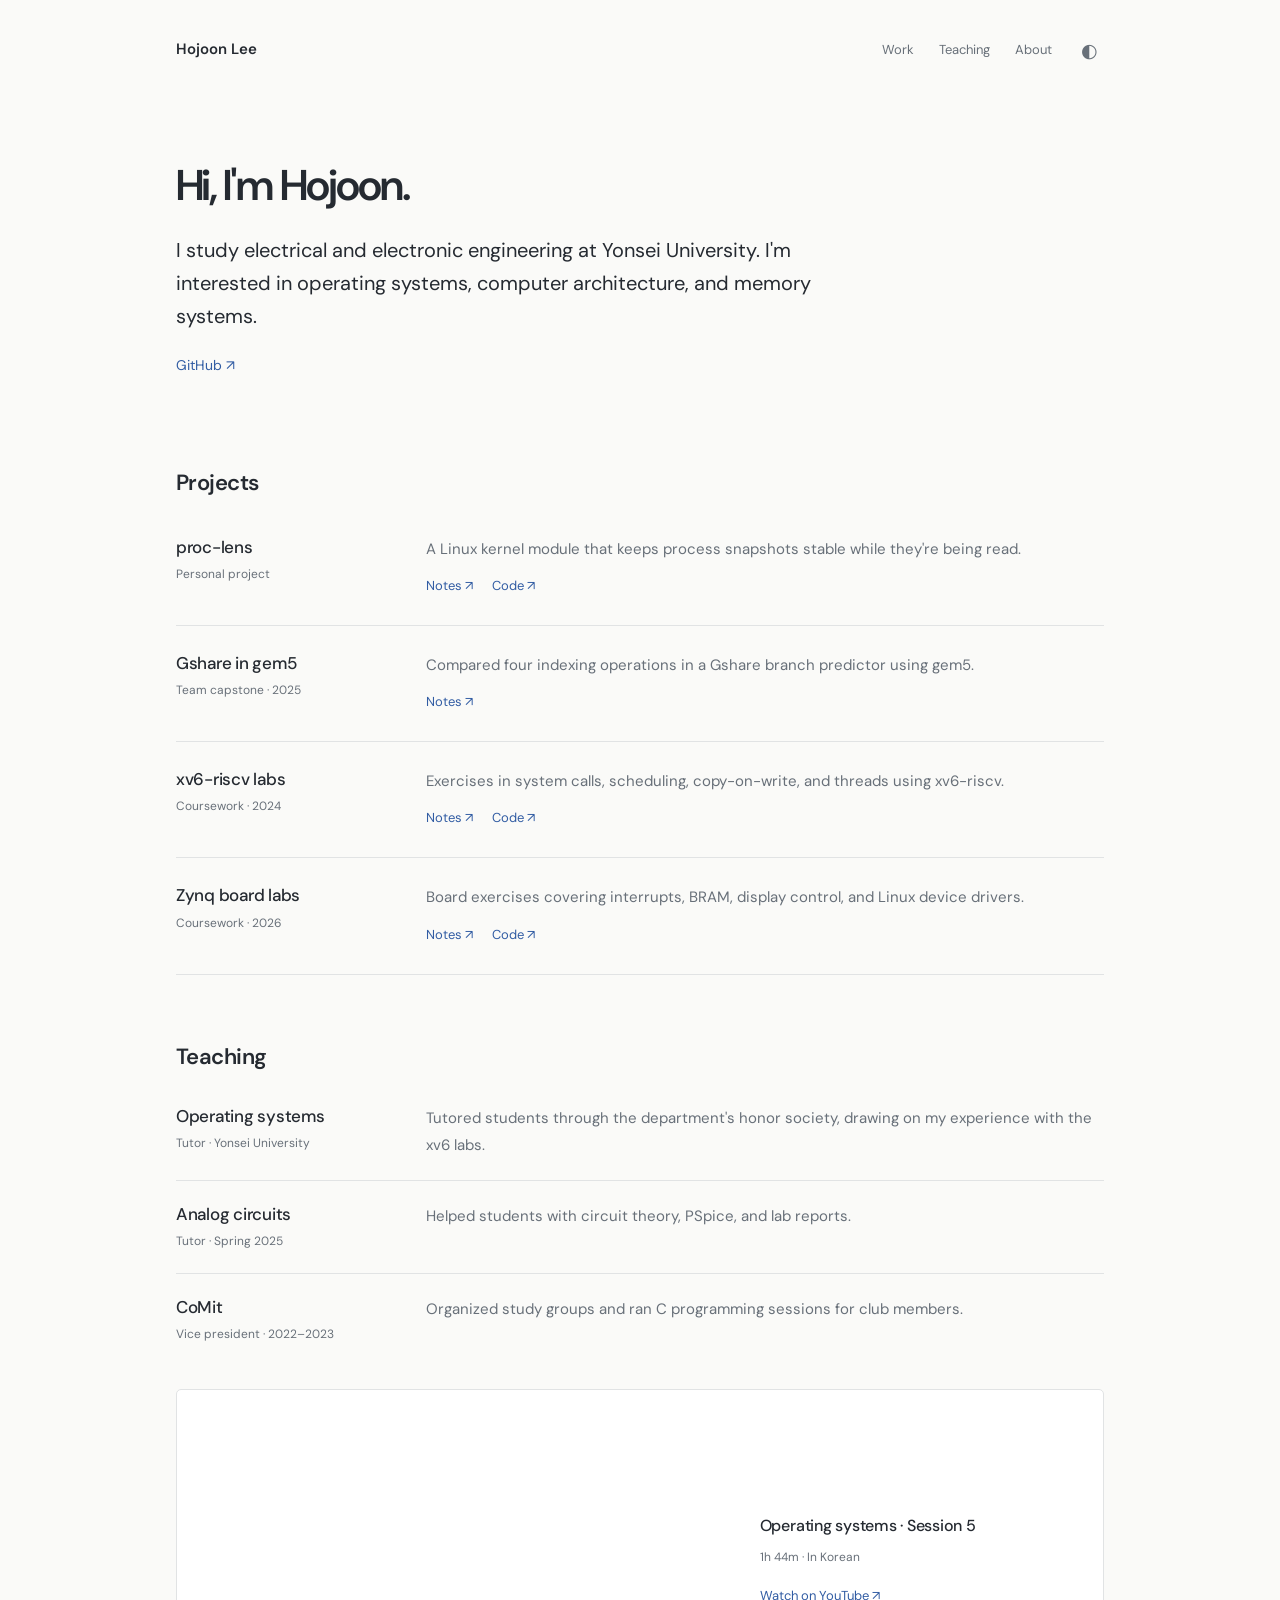
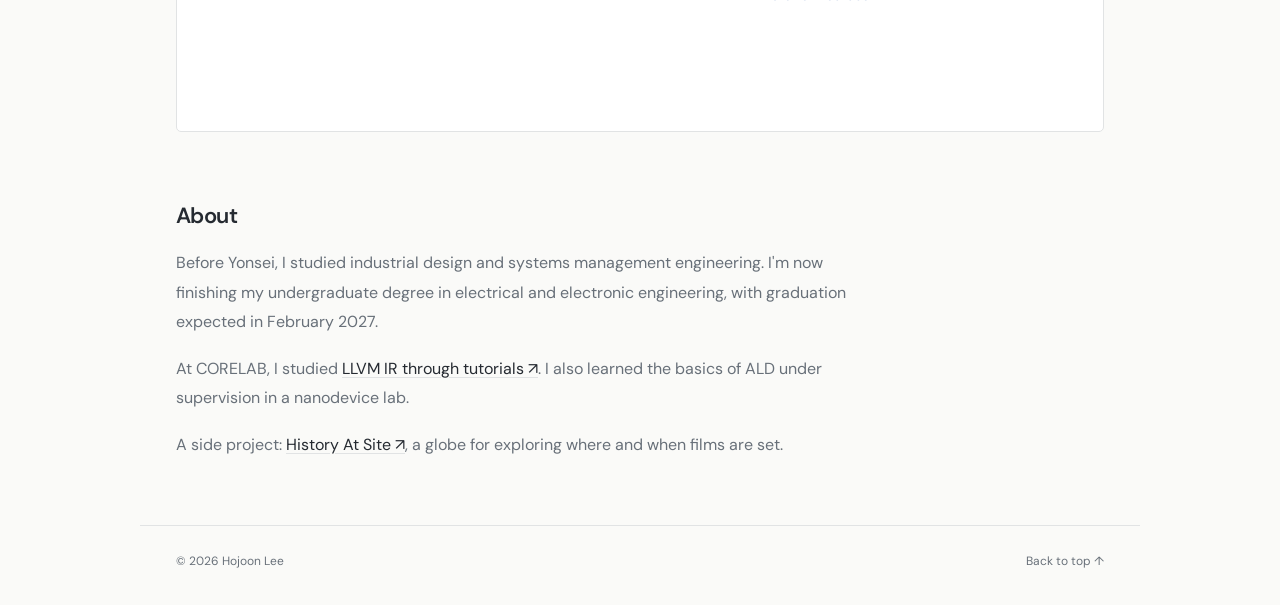
<file: docs/index.html>
<!doctype html>
<html lang="en">
<head>
<meta charset="utf-8"><meta name="viewport" content="width=device-width,initial-scale=1">
<meta name="theme-color" content="#fafaf8"><meta name="description" content="Electrical and electronic engineering student at Yonsei University. Projects in operating systems, computer architecture, and embedded systems.">
<meta property="og:title" content="Hojoon Lee"><meta property="og:description" content="Electrical and electronic engineering student at Yonsei University. Projects in operating systems, computer architecture, and embedded systems.">
<title>Hojoon Lee</title><link rel="icon" href="assets/favicon.svg" type="image/svg+xml">
<link rel="stylesheet" href="style.css?v=1ba3549124"><script src="app.js?v=e80a9ebc51" data-video-version="66d5ec39aa" defer></script>
</head>
<body><a class="skip" href="#main">Skip to content</a><header class="header wrap">
<a class="brand" href="#home" aria-label="Hojoon Lee, home">Hojoon Lee</a>
<nav aria-label="Main navigation"><a href="index.html?v=021e75da19#work">Work</a><a href="index.html?v=021e75da19#teaching">Teaching</a><a href="index.html?v=021e75da19#about">About</a></nav>
<button class="theme-toggle" type="button" aria-label="Switch to dark mode" hidden><span aria-hidden="true">◐</span></button>
</header><main id="main">
<section class="intro wrap" id="home">
<h1>Hi, I'm Hojoon.</h1>
<p>I study electrical and electronic engineering at Yonsei University. I'm interested in operating systems, computer architecture, and memory systems.</p>
<a class="intro-link" href="https://github.com/JOON0512" target="_blank" rel="noopener noreferrer">GitHub<span aria-hidden="true"> ↗</span></a>
</section>
<section id="work" class="section wrap"><h2>Projects</h2><div class="project-list">
<article class="project-row" id="project-proc-lens">
<div class="project-label"><h3><a href="work/proc-lens.html?v=021e75da19">proc-lens</a></h3><p class="project-meta">Personal project</p></div>
<div class="project-copy"><p>A Linux kernel module that keeps process snapshots stable while they're being read.</p><div class="project-links"><a href="work/proc-lens.html?v=021e75da19">Notes <span aria-hidden="true">↗</span></a><a class="" href="https://github.com/JOON0512/proc-lens" target="_blank" rel="noopener noreferrer">Code<span aria-hidden="true"> ↗</span></a></div></div></article>
<article class="project-row" id="project-gshare">
<div class="project-label"><h3><a href="work/gshare.html?v=021e75da19">Gshare in gem5</a></h3><p class="project-meta">Team capstone · 2025</p></div>
<div class="project-copy"><p>Compared four indexing operations in a Gshare branch predictor using gem5.</p><div class="project-links"><a href="work/gshare.html?v=021e75da19">Notes <span aria-hidden="true">↗</span></a></div></div></article>
<article class="project-row" id="project-xv6">
<div class="project-label"><h3><a href="work/xv6.html?v=021e75da19">xv6-riscv labs</a></h3><p class="project-meta">Coursework · 2024</p></div>
<div class="project-copy"><p>Exercises in system calls, scheduling, copy-on-write, and threads using xv6-riscv.</p><div class="project-links"><a href="work/xv6.html?v=021e75da19">Notes <span aria-hidden="true">↗</span></a><a class="" href="https://github.com/JOON0512/yonsei-OS" target="_blank" rel="noopener noreferrer">Code<span aria-hidden="true"> ↗</span></a></div></div></article>
<article class="project-row" id="project-zynq">
<div class="project-label"><h3><a href="work/zynq.html?v=021e75da19">Zynq board labs</a></h3><p class="project-meta">Coursework · 2026</p></div>
<div class="project-copy"><p>Board exercises covering interrupts, BRAM, display control, and Linux device drivers.</p><div class="project-links"><a href="work/zynq.html?v=021e75da19">Notes <span aria-hidden="true">↗</span></a><a class="" href="https://github.com/JOON0512/yonsei-embedded-systems" target="_blank" rel="noopener noreferrer">Code<span aria-hidden="true"> ↗</span></a></div></div></article>
</div></section>
<section id="teaching" class="section wrap"><h2>Teaching</h2>
<div class="teaching-entries">
<article><div><h3>Operating systems</h3><p class="project-meta">Tutor · Yonsei University</p></div><p>Tutored students through the department's honor society, drawing on my experience with the xv6 labs.</p></article>
<article><div><h3>Analog circuits</h3><p class="project-meta">Tutor · Spring 2025</p></div><p>Helped students with circuit theory, PSpice, and lab reports.</p></article>
<article><div><h3>CoMit</h3><p class="project-meta">Vice president · 2022–2023</p></div><p>Organized study groups and ran C programming sessions for club members.</p></article>
</div>
<div id="video-section" hidden><div id="videos" class="video-grid"></div></div>
</section>
<section id="about" class="section wrap about"><h2>About</h2><div class="about-copy">
<p>Before Yonsei, I studied industrial design and systems management engineering. I'm now finishing my undergraduate degree in electrical and electronic engineering, with graduation expected in February 2027.</p>
<p>At CORELAB, I studied <a class="" href="https://github.com/JOON0512/LLVM101" target="_blank" rel="noopener noreferrer">LLVM IR through tutorials<span aria-hidden="true"> ↗</span></a>. I also learned the basics of ALD under supervision in a nanodevice lab.</p>
<p>A side project: <a class="" href="https://github.com/JOON0512/History_At_Site" target="_blank" rel="noopener noreferrer">History At Site<span aria-hidden="true"> ↗</span></a>, a globe for exploring where and when films are set.</p>
</div></section>
</main><footer class="footer wrap"><span>© 2026 Hojoon Lee</span><a href="index.html?v=021e75da19#home">Back to top ↑</a></footer></body></html>
</file>
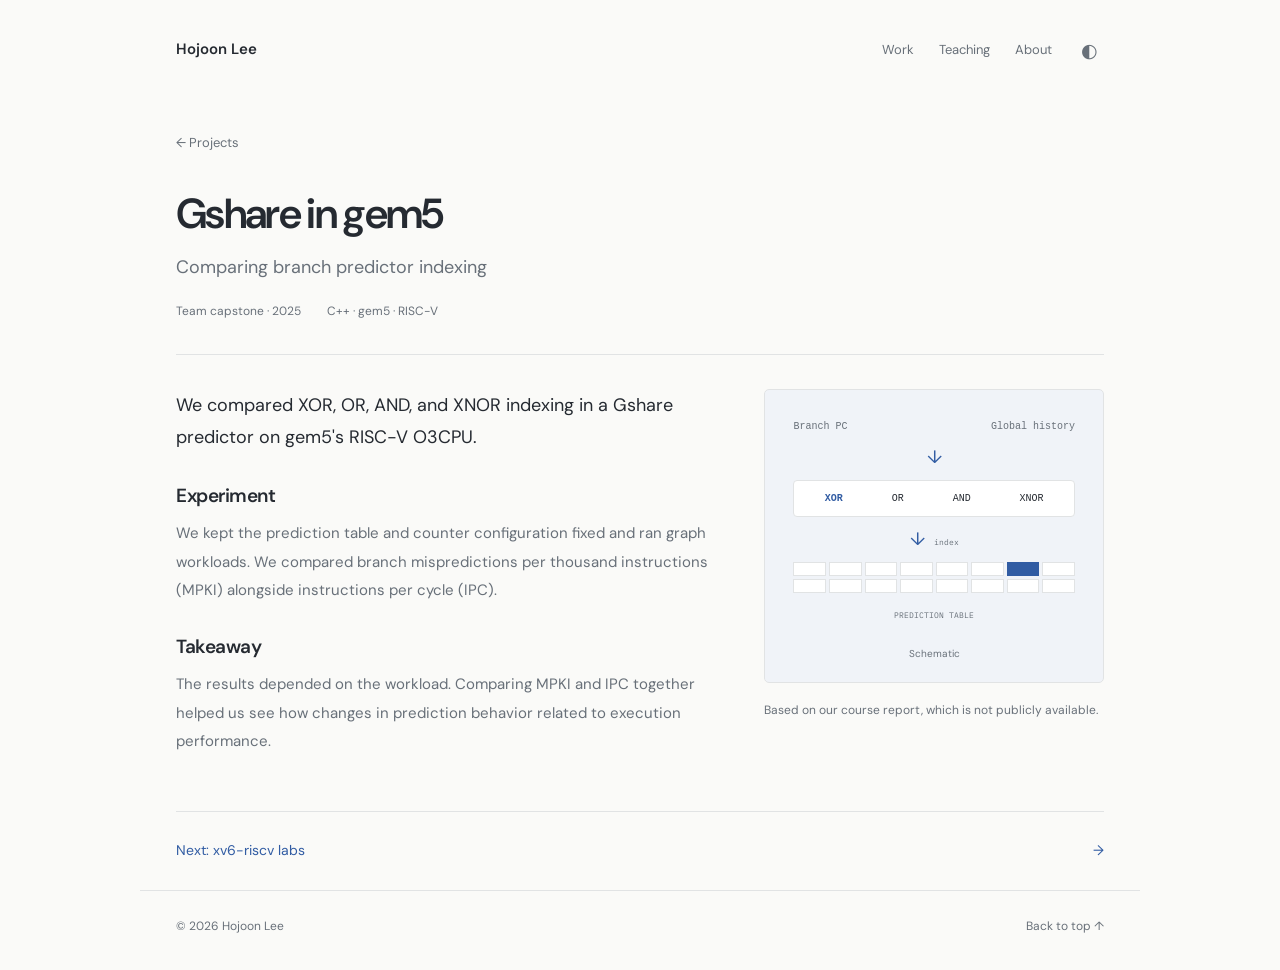
<file: docs/work/gshare.html>
<!doctype html>
<html lang="en">
<head>
<meta charset="utf-8"><meta name="viewport" content="width=device-width,initial-scale=1">
<meta name="theme-color" content="#fafaf8"><meta name="description" content="We compared XOR, OR, AND, and XNOR indexing in a Gshare predictor on gem5&#x27;s RISC-V O3CPU.">
<meta property="og:title" content="Gshare in gem5 — Hojoon Lee"><meta property="og:description" content="We compared XOR, OR, AND, and XNOR indexing in a Gshare predictor on gem5&#x27;s RISC-V O3CPU.">
<title>Gshare in gem5 — Hojoon Lee</title><link rel="icon" href="../assets/favicon.svg" type="image/svg+xml">
<link rel="stylesheet" href="../style.css?v=1ba3549124"><script src="../app.js?v=e80a9ebc51" data-video-version="66d5ec39aa" defer></script>
</head>
<body><a class="skip" href="#main">Skip to content</a><header class="header wrap">
<a class="brand" href="../index.html?v=021e75da19" aria-label="Hojoon Lee, home">Hojoon Lee</a>
<nav aria-label="Main navigation"><a href="../index.html?v=021e75da19#work">Work</a><a href="../index.html?v=021e75da19#teaching">Teaching</a><a href="../index.html?v=021e75da19#about">About</a></nav>
<button class="theme-toggle" type="button" aria-label="Switch to dark mode" hidden><span aria-hidden="true">◐</span></button>
</header><main id="main" class="case wrap"><a href="../index.html?v=021e75da19#project-gshare" class="back-link">← Projects</a>
<header class="case-header"><h1>Gshare in gem5</h1><p class="case-subtitle">Comparing branch predictor indexing</p><div class="case-meta"><span>Team capstone · 2025</span><span>C++ · gem5 · RISC-V</span></div></header>
<div class="case-layout"><article class="case-body"><p class="case-intro">We compared XOR, OR, AND, and XNOR indexing in a Gshare predictor on gem5's RISC-V O3CPU.</p><section><h2>Experiment</h2><p>We kept the prediction table and counter configuration fixed and ran graph workloads. We compared branch mispredictions per thousand instructions (MPKI) alongside instructions per cycle (IPC).</p></section>
<section><h2>Takeaway</h2><p>The results depended on the workload. Comparing MPKI and IPC together helped us see how changes in prediction behavior related to execution performance.</p></section>
</article><aside class="case-sidebar"><figure><div class="logic-diagram" role="img" aria-label="The branch address and global history form an index into the prediction table."><div class="logic-input"><span>Branch PC</span><span>Global history</span></div><div class="connector">↓</div><div class="operators"><b>XOR</b><span>OR</span><span>AND</span><span>XNOR</span></div><div class="connector">↓ <span>index</span></div><div class="table-cells"><i></i><i></i><i></i><i></i><i></i><i></i><i></i><i></i><i></i><i></i><i></i><i></i><i></i><i></i><i></i><i></i></div><p class="mono">PREDICTION TABLE</p></div><figcaption>Schematic</figcaption></figure><p class="source-note">Based on our course report, which is not publicly available.</p></aside></div><a class="next-case" href="xv6.html?v=021e75da19"><span>Next: xv6-riscv labs</span><span aria-hidden="true">→</span></a></main><footer class="footer wrap"><span>© 2026 Hojoon Lee</span><a href="../index.html?v=021e75da19#home">Back to top ↑</a></footer></body></html>
</file>
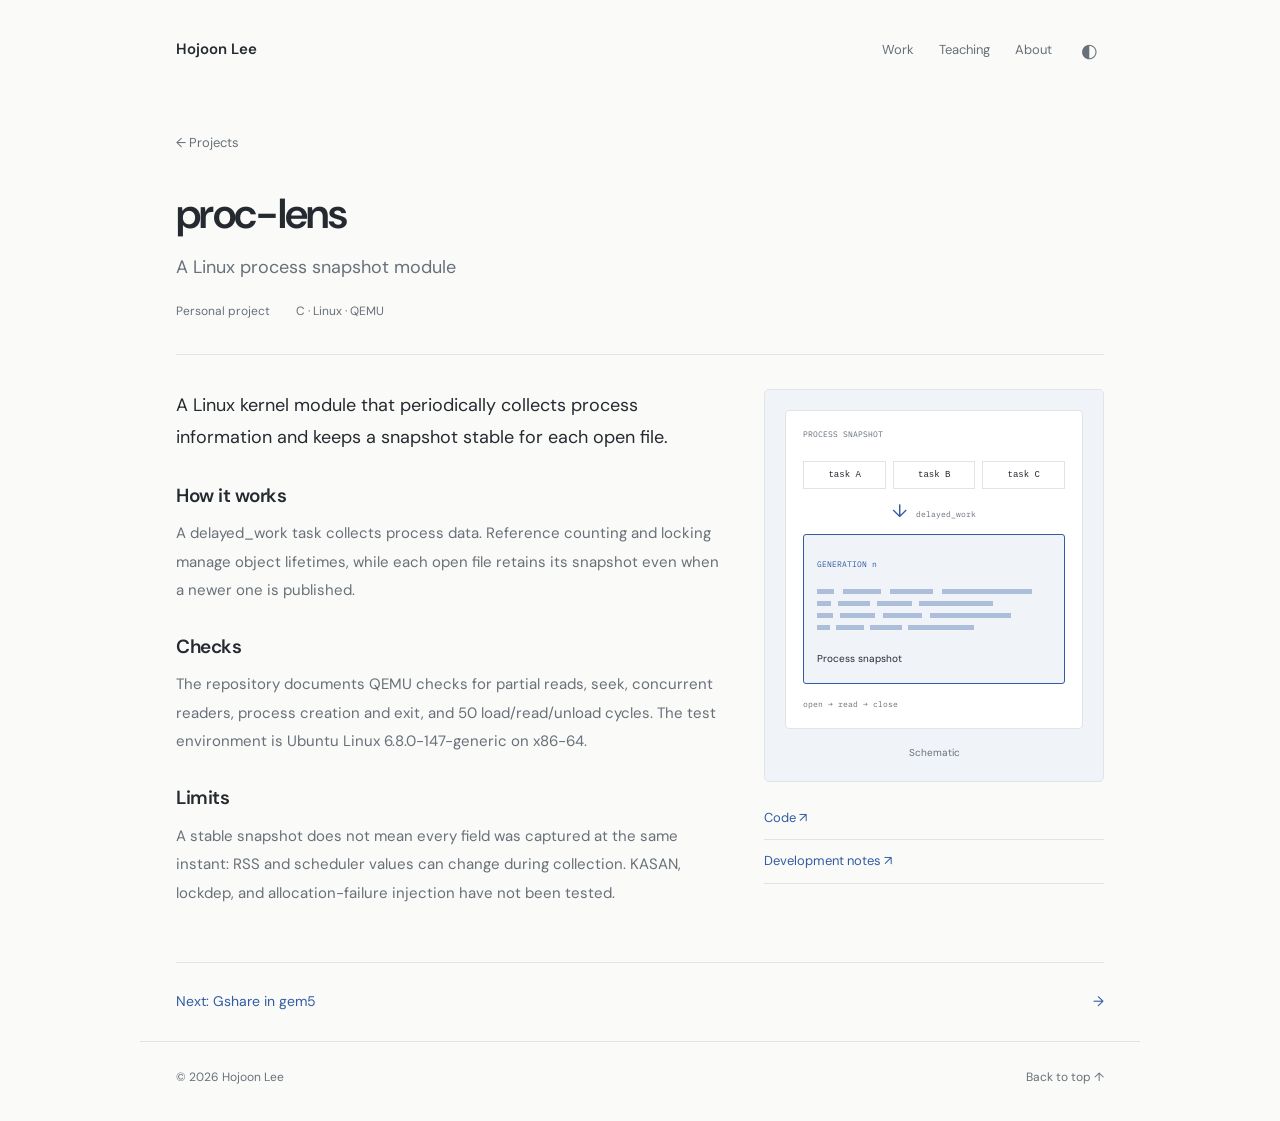
<file: docs/work/proc-lens.html>
<!doctype html>
<html lang="en">
<head>
<meta charset="utf-8"><meta name="viewport" content="width=device-width,initial-scale=1">
<meta name="theme-color" content="#fafaf8"><meta name="description" content="A Linux kernel module that periodically collects process information and keeps a snapshot stable for each open file.">
<meta property="og:title" content="proc-lens — Hojoon Lee"><meta property="og:description" content="A Linux kernel module that periodically collects process information and keeps a snapshot stable for each open file.">
<title>proc-lens — Hojoon Lee</title><link rel="icon" href="../assets/favicon.svg" type="image/svg+xml">
<link rel="stylesheet" href="../style.css?v=1ba3549124"><script src="../app.js?v=e80a9ebc51" data-video-version="66d5ec39aa" defer></script>
</head>
<body><a class="skip" href="#main">Skip to content</a><header class="header wrap">
<a class="brand" href="../index.html?v=021e75da19" aria-label="Hojoon Lee, home">Hojoon Lee</a>
<nav aria-label="Main navigation"><a href="../index.html?v=021e75da19#work">Work</a><a href="../index.html?v=021e75da19#teaching">Teaching</a><a href="../index.html?v=021e75da19#about">About</a></nav>
<button class="theme-toggle" type="button" aria-label="Switch to dark mode" hidden><span aria-hidden="true">◐</span></button>
</header><main id="main" class="case wrap"><a href="../index.html?v=021e75da19#project-proc-lens" class="back-link">← Projects</a>
<header class="case-header"><h1>proc-lens</h1><p class="case-subtitle">A Linux process snapshot module</p><div class="case-meta"><span>Personal project</span><span>C · Linux · QEMU</span></div></header>
<div class="case-layout"><article class="case-body"><p class="case-intro">A Linux kernel module that periodically collects process information and keeps a snapshot stable for each open file.</p><section><h2>How it works</h2><p>A delayed_work task collects process data. Reference counting and locking manage object lifetimes, while each open file retains its snapshot even when a newer one is published.</p></section>
<section><h2>Checks</h2><p>The repository documents QEMU checks for partial reads, seek, concurrent readers, process creation and exit, and 50 load/read/unload cycles. The test environment is Ubuntu Linux 6.8.0-147-generic on x86-64.</p></section>
<section><h2>Limits</h2><p>A stable snapshot does not mean every field was captured at the same instant: RSS and scheduler values can change during collection. KASAN, lockdep, and allocation-failure injection have not been tested.</p></section>
</article><aside class="case-sidebar"><figure><div class="snapshot-diagram" role="img" aria-label="Processes are collected into snapshots. Each reader keeps the same generation until it closes the file."><div class="diagram-top mono">PROCESS SNAPSHOT</div><div class="processes"><span>task A</span><span>task B</span><span>task C</span></div><div class="connector">↓ <span>delayed_work</span></div><div class="snapshot-box"><span class="mono">GENERATION n</span><div class="data-lines"><i></i><i></i><i></i><i></i></div><b>Process snapshot</b></div><div class="snapshot-bottom mono">open → read → close</div></div><figcaption>Schematic</figcaption></figure><div class="case-sources"><a class="source-link" href="https://github.com/JOON0512/proc-lens" target="_blank" rel="noopener noreferrer">Code<span aria-hidden="true"> ↗</span></a><a class="source-link" href="https://github.com/JOON0512/proc-lens/blob/main/docs/development.md" target="_blank" rel="noopener noreferrer">Development notes<span aria-hidden="true"> ↗</span></a></div></aside></div><a class="next-case" href="gshare.html?v=021e75da19"><span>Next: Gshare in gem5</span><span aria-hidden="true">→</span></a></main><footer class="footer wrap"><span>© 2026 Hojoon Lee</span><a href="../index.html?v=021e75da19#home">Back to top ↑</a></footer></body></html>
</file>
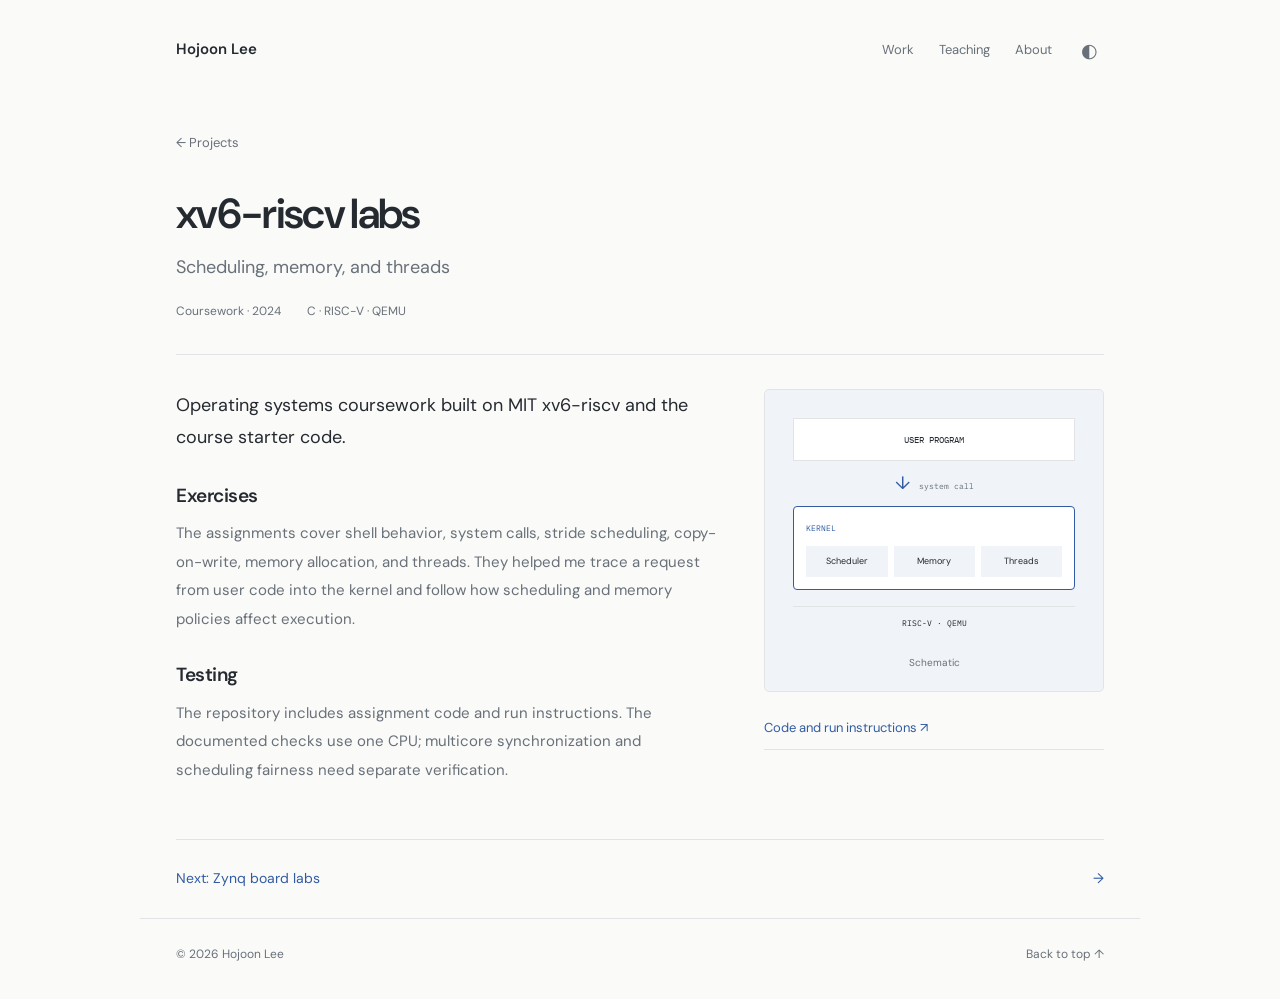
<file: docs/work/xv6.html>
<!doctype html>
<html lang="en">
<head>
<meta charset="utf-8"><meta name="viewport" content="width=device-width,initial-scale=1">
<meta name="theme-color" content="#fafaf8"><meta name="description" content="Operating systems coursework built on MIT xv6-riscv and the course starter code.">
<meta property="og:title" content="xv6-riscv labs — Hojoon Lee"><meta property="og:description" content="Operating systems coursework built on MIT xv6-riscv and the course starter code.">
<title>xv6-riscv labs — Hojoon Lee</title><link rel="icon" href="../assets/favicon.svg" type="image/svg+xml">
<link rel="stylesheet" href="../style.css?v=1ba3549124"><script src="../app.js?v=e80a9ebc51" data-video-version="66d5ec39aa" defer></script>
</head>
<body><a class="skip" href="#main">Skip to content</a><header class="header wrap">
<a class="brand" href="../index.html?v=021e75da19" aria-label="Hojoon Lee, home">Hojoon Lee</a>
<nav aria-label="Main navigation"><a href="../index.html?v=021e75da19#work">Work</a><a href="../index.html?v=021e75da19#teaching">Teaching</a><a href="../index.html?v=021e75da19#about">About</a></nav>
<button class="theme-toggle" type="button" aria-label="Switch to dark mode" hidden><span aria-hidden="true">◐</span></button>
</header><main id="main" class="case wrap"><a href="../index.html?v=021e75da19#project-xv6" class="back-link">← Projects</a>
<header class="case-header"><h1>xv6-riscv labs</h1><p class="case-subtitle">Scheduling, memory, and threads</p><div class="case-meta"><span>Coursework · 2024</span><span>C · RISC-V · QEMU</span></div></header>
<div class="case-layout"><article class="case-body"><p class="case-intro">Operating systems coursework built on MIT xv6-riscv and the course starter code.</p><section><h2>Exercises</h2><p>The assignments cover shell behavior, system calls, stride scheduling, copy-on-write, memory allocation, and threads. They helped me trace a request from user code into the kernel and follow how scheduling and memory policies affect execution.</p></section>
<section><h2>Testing</h2><p>The repository includes assignment code and run instructions. The documented checks use one CPU; multicore synchronization and scheduling fairness need separate verification.</p></section>
</article><aside class="case-sidebar"><figure><div class="os-diagram" role="img" aria-label="System calls connect a user program to the kernel's scheduler, memory, and threads."><div class="os-user mono">USER PROGRAM</div><div class="connector">↓ <span>system call</span></div><div class="os-kernel"><span class="mono">KERNEL</span><div><b>Scheduler</b><b>Memory</b><b>Threads</b></div></div><div class="os-base mono">RISC-V · QEMU</div></div><figcaption>Schematic</figcaption></figure><div class="case-sources"><a class="source-link" href="https://github.com/JOON0512/yonsei-OS" target="_blank" rel="noopener noreferrer">Code and run instructions<span aria-hidden="true"> ↗</span></a></div></aside></div><a class="next-case" href="zynq.html?v=021e75da19"><span>Next: Zynq board labs</span><span aria-hidden="true">→</span></a></main><footer class="footer wrap"><span>© 2026 Hojoon Lee</span><a href="../index.html?v=021e75da19#home">Back to top ↑</a></footer></body></html>
</file>
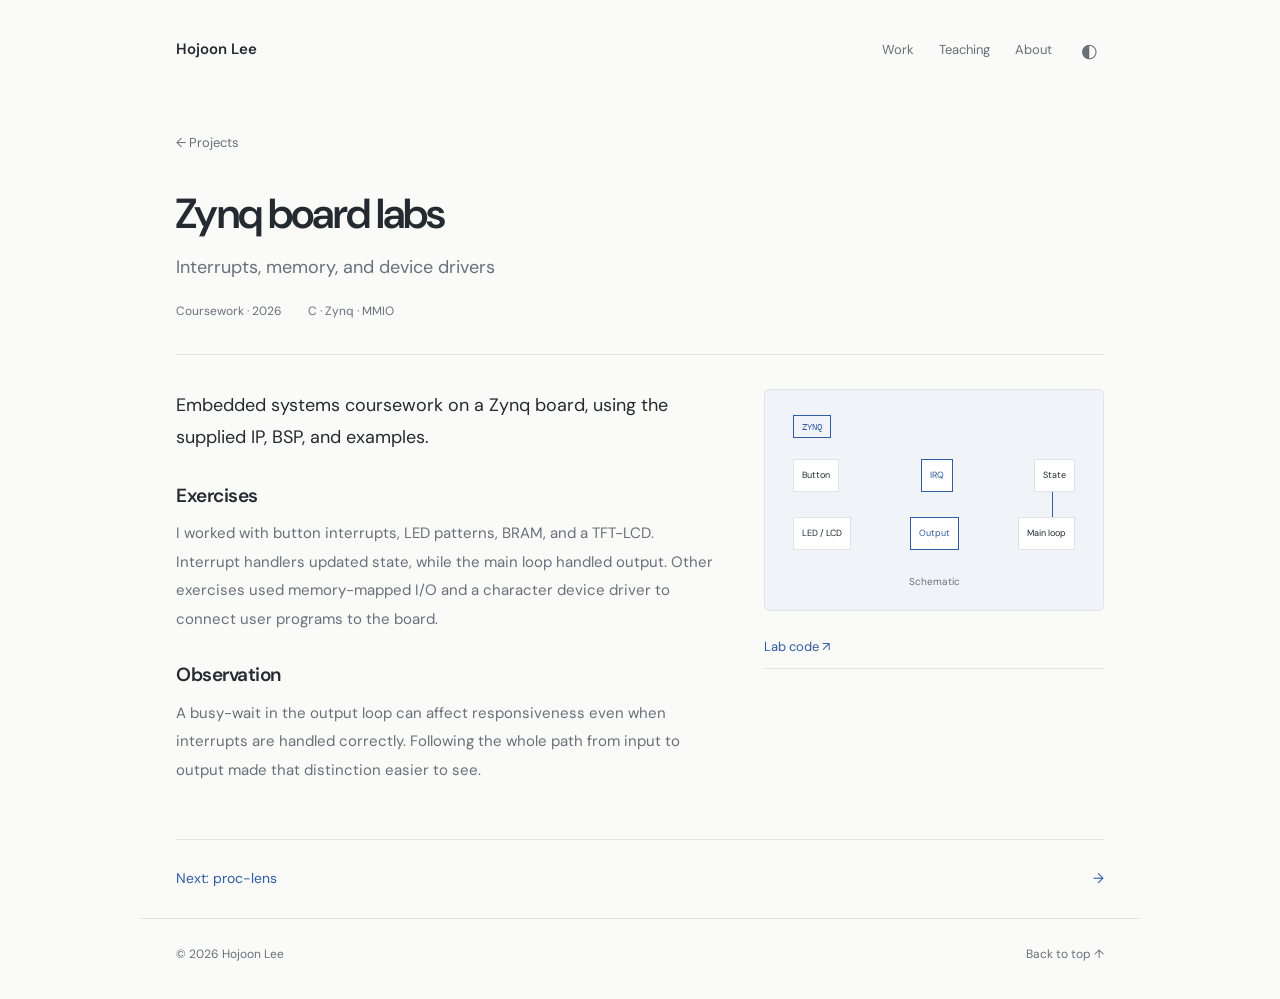
<file: docs/work/zynq.html>
<!doctype html>
<html lang="en">
<head>
<meta charset="utf-8"><meta name="viewport" content="width=device-width,initial-scale=1">
<meta name="theme-color" content="#fafaf8"><meta name="description" content="Embedded systems coursework on a Zynq board, using the supplied IP, BSP, and examples.">
<meta property="og:title" content="Zynq board labs — Hojoon Lee"><meta property="og:description" content="Embedded systems coursework on a Zynq board, using the supplied IP, BSP, and examples.">
<title>Zynq board labs — Hojoon Lee</title><link rel="icon" href="../assets/favicon.svg" type="image/svg+xml">
<link rel="stylesheet" href="../style.css?v=1ba3549124"><script src="../app.js?v=e80a9ebc51" data-video-version="66d5ec39aa" defer></script>
</head>
<body><a class="skip" href="#main">Skip to content</a><header class="header wrap">
<a class="brand" href="../index.html?v=021e75da19" aria-label="Hojoon Lee, home">Hojoon Lee</a>
<nav aria-label="Main navigation"><a href="../index.html?v=021e75da19#work">Work</a><a href="../index.html?v=021e75da19#teaching">Teaching</a><a href="../index.html?v=021e75da19#about">About</a></nav>
<button class="theme-toggle" type="button" aria-label="Switch to dark mode" hidden><span aria-hidden="true">◐</span></button>
</header><main id="main" class="case wrap"><a href="../index.html?v=021e75da19#project-zynq" class="back-link">← Projects</a>
<header class="case-header"><h1>Zynq board labs</h1><p class="case-subtitle">Interrupts, memory, and device drivers</p><div class="case-meta"><span>Coursework · 2026</span><span>C · Zynq · MMIO</span></div></header>
<div class="case-layout"><article class="case-body"><p class="case-intro">Embedded systems coursework on a Zynq board, using the supplied IP, BSP, and examples.</p><section><h2>Exercises</h2><p>I worked with button interrupts, LED patterns, BRAM, and a TFT-LCD. Interrupt handlers updated state, while the main loop handled output. Other exercises used memory-mapped I/O and a character device driver to connect user programs to the board.</p></section>
<section><h2>Observation</h2><p>A busy-wait in the output loop can affect responsiveness even when interrupts are handled correctly. Following the whole path from input to output made that distinction easier to see.</p></section>
</article><aside class="case-sidebar"><figure><div class="board-diagram" role="img" aria-label="A button interrupt updates state; the main loop handles output."><span class="board-chip mono">ZYNQ</span><div class="board-flow"><span>Button</span><b>IRQ</b><span>State</span></div><div class="board-wire"></div><div class="board-flow bottom"><span>LED / LCD</span><b>Output</b><span>Main loop</span></div></div><figcaption>Schematic</figcaption></figure><div class="case-sources"><a class="source-link" href="https://github.com/JOON0512/yonsei-embedded-systems" target="_blank" rel="noopener noreferrer">Lab code<span aria-hidden="true"> ↗</span></a></div></aside></div><a class="next-case" href="proc-lens.html?v=021e75da19"><span>Next: proc-lens</span><span aria-hidden="true">→</span></a></main><footer class="footer wrap"><span>© 2026 Hojoon Lee</span><a href="../index.html?v=021e75da19#home">Back to top ↑</a></footer></body></html>
</file>
<file: docs/style.css>
@import url('https://fonts.googleapis.com/css2?family=DM+Sans:wght@400;500;600;650;700&family=IBM+Plex+Mono:wght@400;500&display=swap');

:root{--bg:#fafaf8;--paper:#fff;--text:#252a31;--muted:#687079;--line:#e1e3e4;--accent:#315ca3;--tint:#f0f3f8;color-scheme:light}
:root[data-theme=dark]{--bg:#171b20;--paper:#1f252d;--text:#e7e9ed;--muted:#a4acb7;--line:#353d48;--accent:#a7c3ee;--tint:#242e3b;color-scheme:dark}
*{box-sizing:border-box}html{scroll-behavior:smooth;scroll-padding-top:32px}body{margin:0;background:var(--bg);color:var(--text);font:16px/1.7 'DM Sans',-apple-system,BlinkMacSystemFont,sans-serif;overflow-wrap:break-word}a{color:inherit;text-decoration:none}button{font:inherit;cursor:pointer}button,a{touch-action:manipulation}a:focus-visible,button:focus-visible{outline:2px solid var(--accent);outline-offset:5px}a:hover{color:var(--accent)}h1,h2,h3,p,figure{margin:0}h1,h2,h3{line-height:1.3;font-weight:600;letter-spacing:-.025em}p{color:var(--muted)}[hidden]{display:none!important}::selection{background:#ceddf1;color:#1b2b44}.wrap{max-width:1000px;margin-inline:auto;padding-inline:36px}.mono{font-family:'IBM Plex Mono',ui-monospace,monospace}.skip{position:fixed;left:8px;top:8px;z-index:10;padding:10px 16px;background:var(--text);color:var(--paper);transform:translateY(-160%)}.skip:focus{transform:none}.header{display:flex;align-items:center;gap:22px;height:100px}.brand{font-size:15px;font-weight:600}.header nav{margin-left:auto;display:flex;gap:25px;font-size:13px;color:var(--muted)}.theme-toggle{display:grid;place-items:center;width:30px;height:30px;padding:0;border:0;border-radius:50%;background:transparent;color:var(--muted);font-size:19px}.theme-toggle:hover{background:var(--tint);color:var(--text)}.intro{padding-top:58px;padding-bottom:67px}.intro h1{font-size:43px;letter-spacing:-.045em;font-weight:600}.intro>p{max-width:660px;font-size:20px;line-height:1.65;margin-top:20px;color:var(--text);font-weight:400}.intro-link{display:inline-block;margin-top:21px;font-size:14px;color:var(--accent)}.section{padding-block:24px 44px}.section>h2{font-size:22px;margin-bottom:12px}.project-row{display:grid;grid-template-columns:210px 1fr;gap:40px;padding-block:26px;border-bottom:1px solid var(--line)}.project-label h3,.teaching-entries h3{font-size:17px;font-weight:500;letter-spacing:-.015em}.project-meta{font-size:12px;line-height:1.6;margin-top:7px}.project-copy>p{font-size:15px;line-height:1.75;max-width:60ch}.project-links{display:flex;gap:19px;margin-top:13px;font-size:13px;color:var(--accent)}.project-links a{min-height:24px}.teaching-entries article{display:grid;grid-template-columns:210px 1fr;gap:40px;padding-block:22px}.teaching-entries article>p{font-size:15px;line-height:1.75}.teaching-entries article+article{border-top:1px solid var(--line)}#video-section{padding-top:23px}.video-grid{display:grid;grid-template-columns:repeat(2,minmax(0,1fr));gap:25px}.video-grid>article{min-width:0}.video-grid>article:only-child{grid-column:1/-1;display:grid;grid-template-columns:1.65fr 1fr;gap:30px;align-items:center;padding:21px;background:var(--paper);border:1px solid var(--line);border-radius:5px}.video-grid iframe{display:block;width:100%;aspect-ratio:16/9;border:0;border-radius:3px}.video-caption h3{font-size:16px;line-height:1.5;font-weight:500;letter-spacing:-.015em}.video-duration{font-size:12px;margin-top:9px}.video-caption .text-link{display:inline-block;font-size:13px;margin-top:18px;color:var(--accent)}.about{padding-top:26px;padding-bottom:65px}.about-copy{max-width:700px}.about-copy p{font-size:16px;line-height:1.85;margin-top:17px}.about-copy a{color:var(--text);text-decoration:underline;text-underline-offset:3px;text-decoration-color:var(--line)}.about-copy a:hover{color:var(--accent);text-decoration-color:var(--accent)}.footer{display:flex;justify-content:space-between;gap:15px;padding-block:25px 34px;border-top:1px solid var(--line);font-size:12px;color:var(--muted)}

/* Project notes */
.case{padding-top:28px}.back-link{font-size:13px;color:var(--muted)}.case-header{padding-block:32px;border-bottom:1px solid var(--line)}.case-header h1{font-size:42px;letter-spacing:-.04em}.case-subtitle{font-size:18px;margin-top:10px}.case-meta{display:flex;flex-wrap:wrap;gap:8px 26px;font-size:12px;color:var(--muted);margin-top:19px}.case-layout{display:grid;grid-template-columns:minmax(0,1.6fr) minmax(0,1fr);gap:45px;margin-top:34px;align-items:start}.case-intro{font-size:18px;color:var(--text);line-height:1.8}.case-body section{margin-top:30px}.case-body section h2{font-size:19px;margin-bottom:11px}.case-body section p{font-size:15px;line-height:1.9}.case-sidebar{position:sticky;top:30px}.case-sidebar figure{padding:20px;background:var(--tint);border:1px solid var(--line);border-radius:5px}.case-sidebar figcaption{font-size:10px;text-align:center;color:var(--muted);margin-top:15px}.case-sources{margin-top:15px}.source-link{display:block;font-size:13px;color:var(--accent);padding-block:10px;border-bottom:1px solid var(--line)}.source-note{font-size:12px;line-height:1.8;margin-top:17px}.next-case{display:flex;justify-content:space-between;gap:20px;margin-top:55px;padding-block:27px;border-top:1px solid var(--line);font-size:14px;color:var(--accent)}

/* Small diagrams accompany the technical notes. */
.snapshot-diagram{padding:17px;border:1px solid var(--line);border-radius:4px;background:var(--paper)}.diagram-top{font-size:8px;color:var(--muted)}.processes{display:flex;gap:7px;justify-content:space-between;margin-top:20px}.processes span{flex:1;text-align:center;font:9px ui-monospace,monospace;border:1px solid var(--line);padding:8px 4px}.connector{text-align:center;font-size:18px;color:var(--accent);padding-block:9px;line-height:1.5}.connector span{font:8px 'IBM Plex Mono',monospace;margin-left:4px;color:var(--muted)}.snapshot-box{padding:13px;border:1px solid var(--accent);background:var(--tint);border-radius:3px}.snapshot-box>.mono{font-size:8px;color:var(--accent)}.data-lines{display:flex;flex-direction:column;gap:7px;margin-block:13px}.data-lines i{height:5px;width:92%;background:linear-gradient(to right,var(--accent) 8%,transparent 8%,transparent 12%,var(--accent) 12%,var(--accent) 30%,transparent 30%,transparent 34%,var(--accent) 34%,var(--accent) 54%,transparent 54%,transparent 58%,var(--accent) 58%);opacity:.35}.data-lines i:nth-child(2){width:75%}.data-lines i:nth-child(3){width:83%}.data-lines i:nth-child(4){width:67%}.snapshot-box b{font-size:10px;font-weight:400}.snapshot-bottom{font-size:8px;margin-top:14px;color:var(--muted)}.logic-diagram,.os-diagram,.board-diagram{padding:8px;font-size:10px}.logic-input{display:flex;justify-content:space-between;gap:12px;color:var(--muted);font-family:ui-monospace,monospace}.operators{display:flex;justify-content:space-around;gap:6px;border:1px solid var(--line);background:var(--paper);padding:12px 9px;border-radius:4px;font:10px ui-monospace,monospace}.operators b{color:var(--accent)}.table-cells{display:grid;grid-template-columns:repeat(8,1fr);gap:3px}.table-cells i{height:14px;border:1px solid var(--line);background:var(--paper)}.table-cells i:nth-child(7){background:var(--accent);border-color:var(--accent)}.logic-diagram>p{font-size:8px;margin-top:16px;text-align:center}.os-user{text-align:center;border:1px solid var(--line);padding:13px;background:var(--paper);font-size:9px}.os-kernel{border:1px solid var(--accent);background:var(--paper);padding:12px;border-radius:4px}.os-kernel>.mono{color:var(--accent);font-size:8px}.os-kernel>div{display:flex;gap:6px;margin-top:10px}.os-kernel b{font-size:9px;font-weight:400;text-align:center;background:var(--tint);padding:8px 4px;flex:1}.os-base{font-size:8px;text-align:center;border-top:1px solid var(--line);margin-top:16px;padding-top:10px}.board-chip{font-size:9px;color:var(--accent);border:1px solid var(--accent);padding:5px 8px}.board-flow{display:flex;align-items:center;justify-content:space-between;margin-top:24px;gap:4px}.board-flow span,.board-flow b{border:1px solid var(--line);background:var(--paper);font-size:9px;font-weight:400;padding:8px}.board-flow b{color:var(--accent);border-color:var(--accent)}.board-wire{height:25px;margin-right:22px;border-right:1px solid var(--accent)}.board-flow.bottom{margin-top:0}

@media(max-width:760px){.wrap{padding-inline:25px}.header{height:81px;gap:17px}.header nav{gap:19px;font-size:12px}.brand{font-size:14px}.intro{padding-top:38px;padding-bottom:45px}.intro h1{font-size:37px}.intro>p{font-size:19px}.section{padding-bottom:36px}.project-row,.teaching-entries article{grid-template-columns:170px minmax(0,1fr);gap:23px}.project-row{padding-block:24px}.video-grid{grid-template-columns:1fr}.video-grid>article:only-child{grid-template-columns:1fr;gap:18px;padding:18px}.video-caption .text-link{margin-top:12px}.about{padding-bottom:45px}.case-layout{grid-template-columns:1fr;gap:32px}.case-sidebar{position:static;max-width:420px;width:100%}.case-header h1{font-size:37px}.case-sidebar figure{padding:23px}.case{padding-top:20px}.next-case{margin-top:35px}}
@media(max-width:500px){.wrap{padding-inline:21px}.header{gap:13px}.header nav{gap:15px;font-size:12px}.theme-toggle{width:27px;height:27px;font-size:18px}.intro h1{font-size:35px}.intro>p{font-size:18px;line-height:1.75}.project-row,.teaching-entries article{grid-template-columns:1fr;gap:10px}.project-row{padding-block:22px}.project-label h3,.teaching-entries h3{font-size:18px}.project-meta{margin-top:4px}.project-copy>p,.teaching-entries article>p{font-size:15px;line-height:1.8}.project-links{margin-top:10px}.section>h2{font-size:22px}.about-copy p{font-size:15px}.case-header h1{font-size:35px}.case-subtitle{font-size:17px}.case-meta{font-size:11px}.case-intro{font-size:17px}.case-body section p{font-size:15px}.video-caption h3{font-size:16px}}
@media(max-width:360px){.header{gap:10px}.header nav{gap:10px;font-size:11px}.brand{font-size:13px}.intro h1{font-size:32px}.intro>p{font-size:17px}.theme-toggle{width:24px;height:24px}}
@media(prefers-reduced-motion:reduce){html{scroll-behavior:auto}*,*::before,*::after{animation:none!important;transition:none!important}}
@media print{.header nav,.theme-toggle,.back-link,.next-case,.footer,#video-section{display:none}.wrap{max-width:none;padding-inline:0}body{background:white;color:black}.intro,.section{padding-block:20px}.case-layout{display:block}.case-sidebar{position:static;margin-top:25px;max-width:350px}.case-body section{break-inside:avoid}}
</file>
